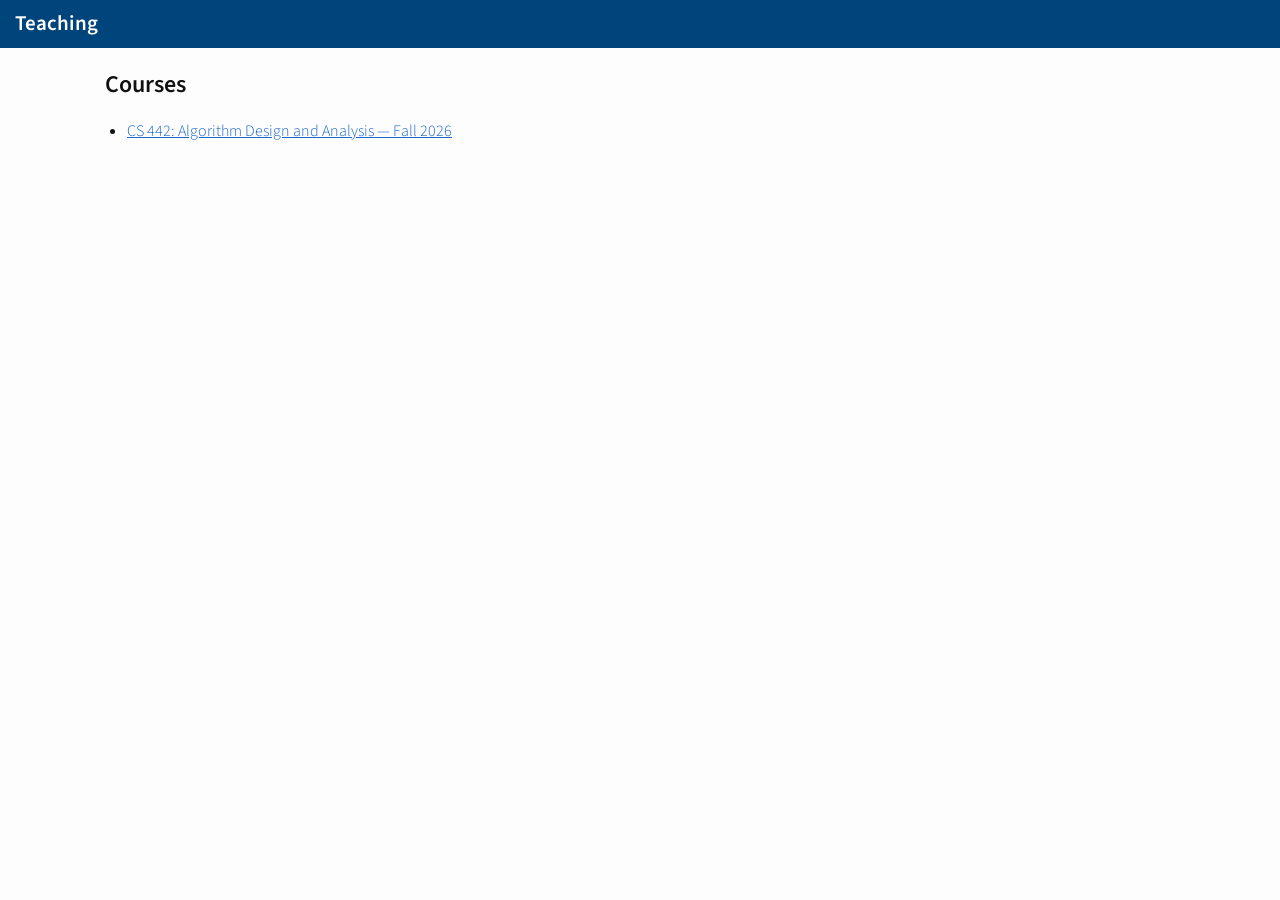
<file: index.html>
<!DOCTYPE html>
<html lang="en">

<head>
    <meta charset="utf-8">
    <meta name="viewport" content="width=device-width, initial-scale=1">
    <title>Teaching</title>
    <link rel="stylesheet" href="https://fonts.googleapis.com/css?family=Source+Sans+Pro:400,400italic,600">
    <link rel="stylesheet" href="site/css/main.css">
</head>

<body>

<nav id="top-nav">
    <a class="navbar-brand" href="./"><h1>Teaching</h1></a>
</nav>

<main class="container">
    <h2>Courses</h2>
    <ul>
        <li><a href="cs442-au2026/">CS 442: Algorithm Design and Analysis &mdash; Fall 2026</a></li>
    </ul>
</main>
</body>

</html>
</file>
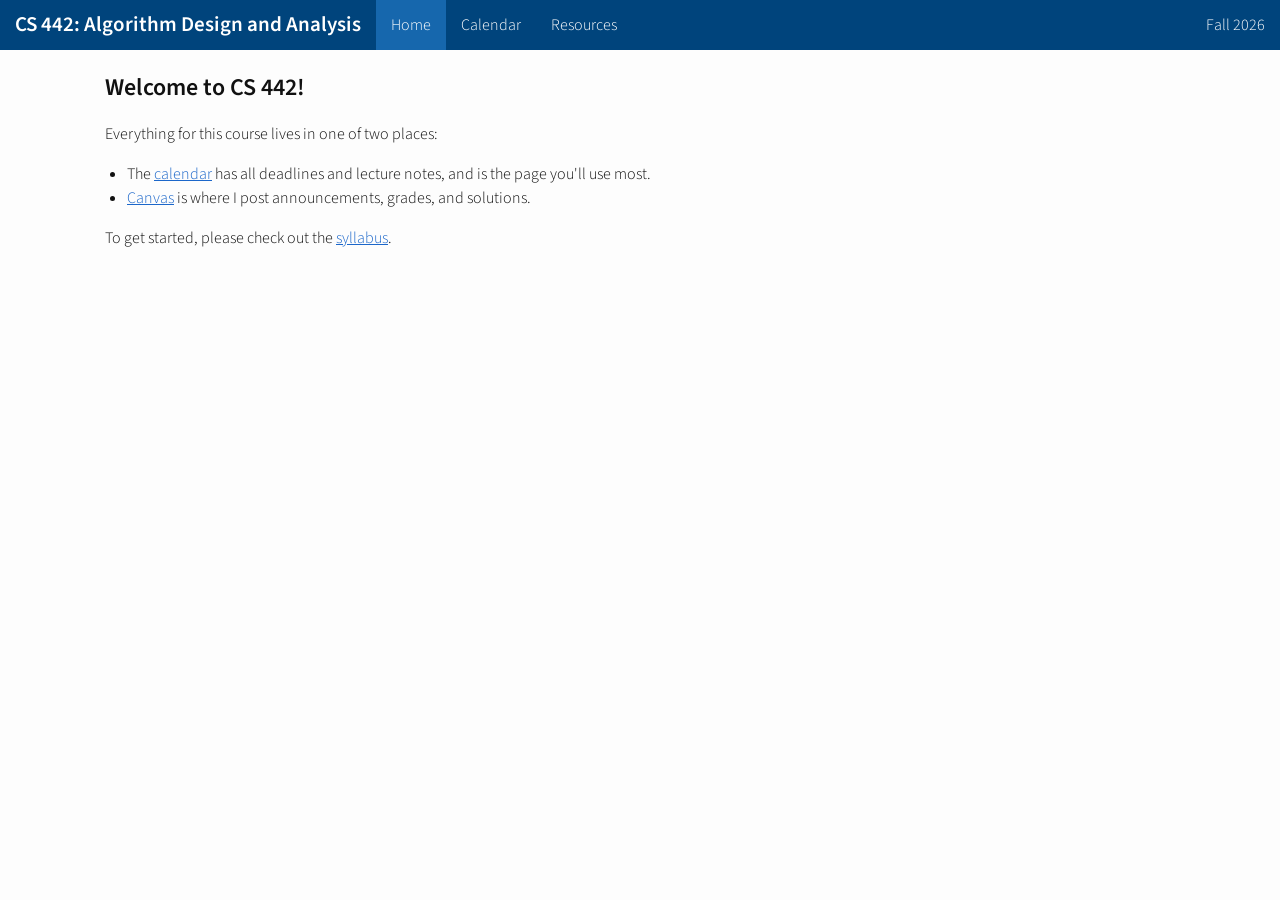
<file: cs442-au2026/index.html>
<!DOCTYPE html>
<html lang="en">

<head>
    <meta charset="utf-8">
    <meta name="viewport" content="width=device-width, initial-scale=1">
    <title>CS 442 &middot; Home</title>
    <link rel="stylesheet" href="https://fonts.googleapis.com/css?family=Source+Sans+Pro:400,400italic,600">
    <link rel="stylesheet" href="../site/css/main.css">
</head>

<body>

<script src="nav.js" data-base="." data-tab="home"></script>

<main class="container">
    <h2>Welcome to CS 442!</h2>
    <p>Everything for this course lives in one of two places:</p>

    <ul>
        <li>The <a href="calendar/">calendar</a> has all deadlines and lecture
            notes, and is the page you'll use most.</li>
        <li><a href="https://edmonds.instructure.com/courses/2761107">Canvas</a>
            is where I post announcements, grades, and solutions.</li>
    </ul>

    <p>To get started, please check out the
       <a href="assets/syllabus.pdf">syllabus</a>.</p>
</main>

</body>

</html>
</file>
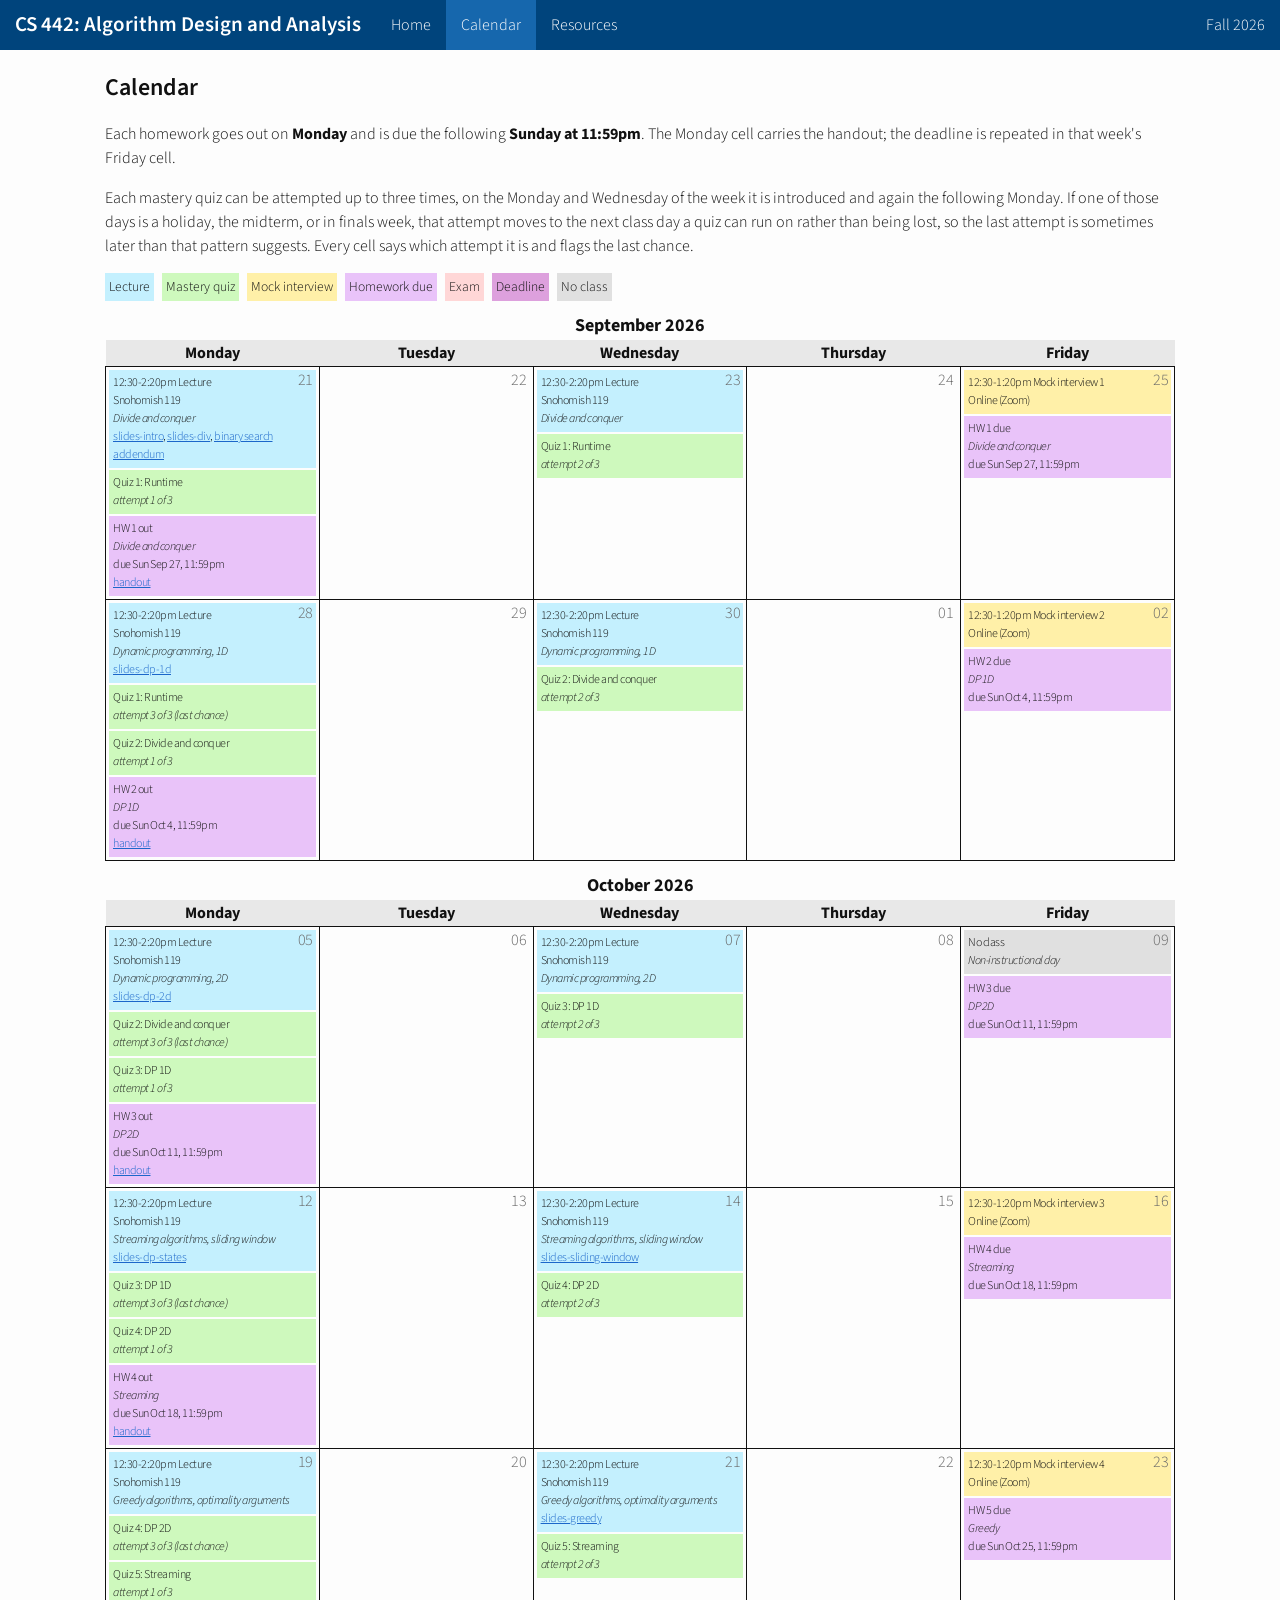
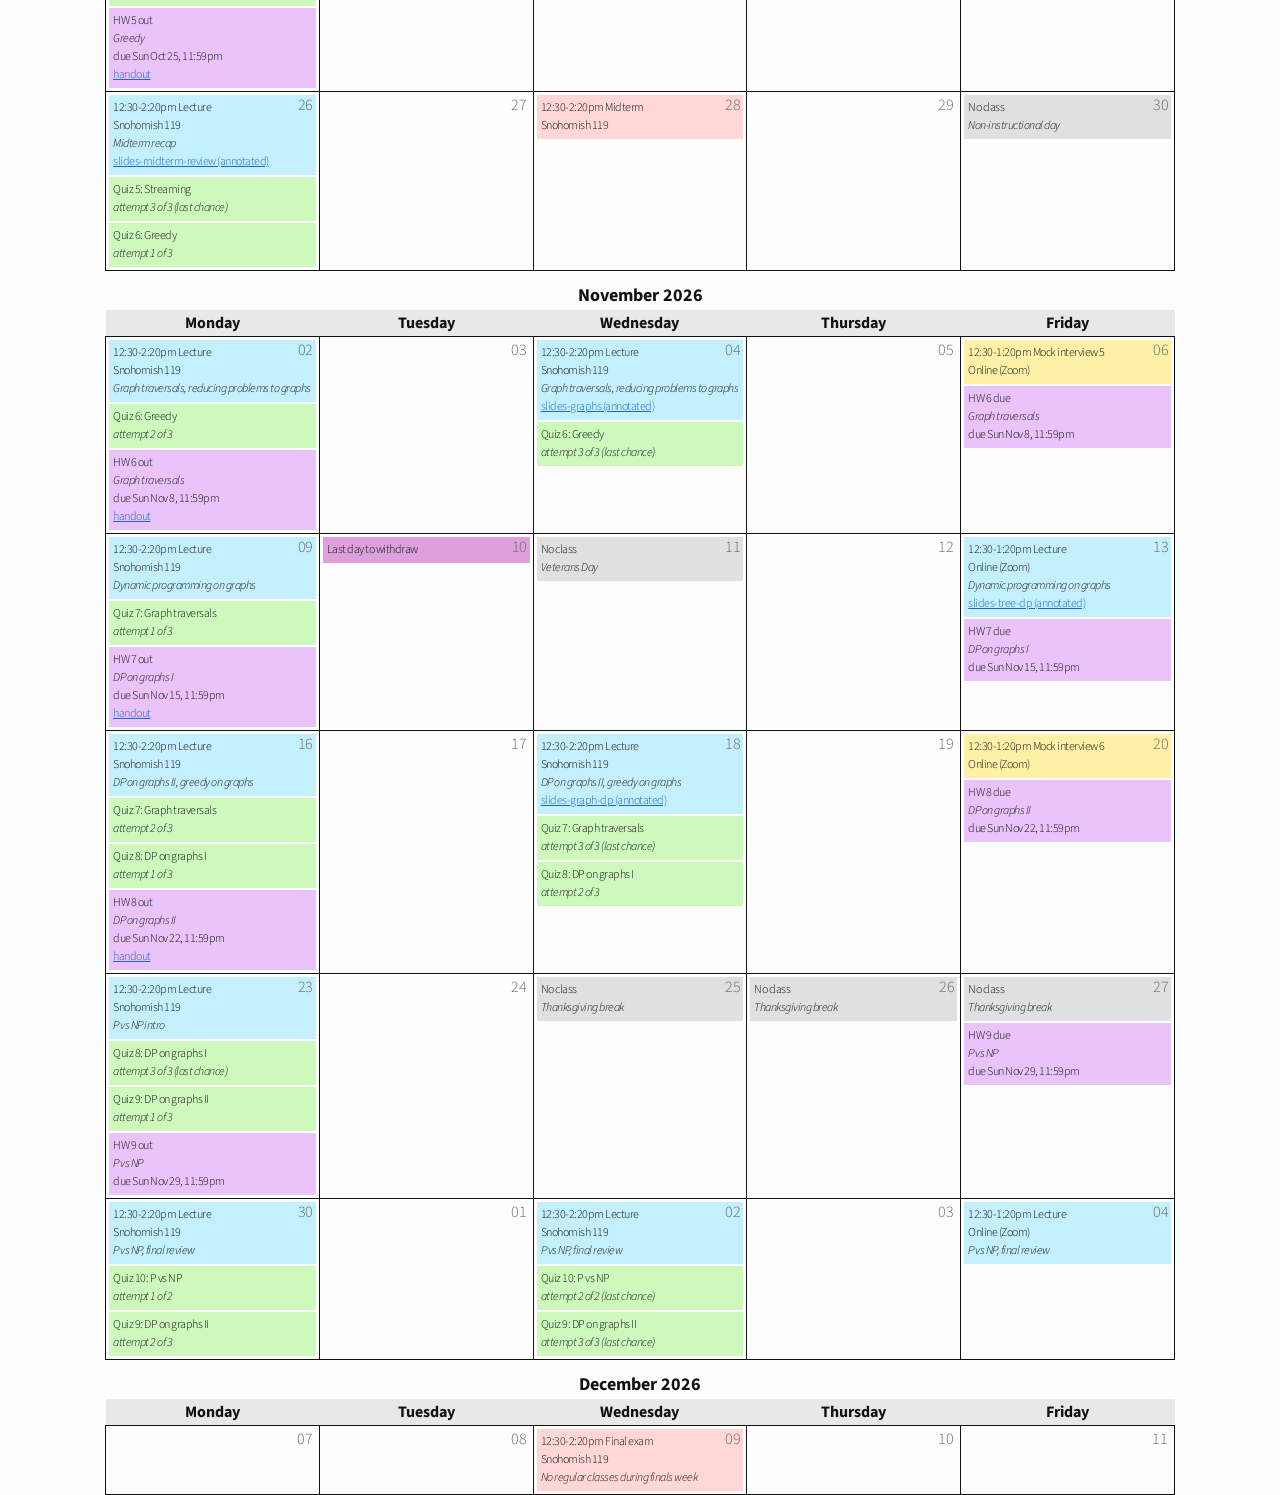
<file: cs442-au2026/calendar/index.html>
<!DOCTYPE html>
<html lang="en">

<head>
    <meta charset="utf-8">
    <meta name="viewport" content="width=device-width, initial-scale=1">
    <title>CS 442 &middot; Calendar</title>
    <link rel="stylesheet" href="https://fonts.googleapis.com/css?family=Source+Sans+Pro:400,400italic,600">
    <link rel="stylesheet" href="../../site/css/main.css">
    <link rel="stylesheet" href="../../site/css/calendar.css">
</head>

<body>

<script src="../nav.js" data-base=".." data-tab="calendar"></script>

<main class="container">
    <!-- GENERATED BY generate.py from schedule.py - do not edit by hand. -->
    <h2>Calendar</h2>

    <p>Each homework goes out on <strong>Monday</strong> and is due the
       following <strong>Sunday at 11:59pm</strong>. The Monday cell carries the
       handout; the deadline is repeated in that week's Friday cell.</p>

    <p>Each mastery quiz can be attempted up to three times, on the Monday and
       Wednesday of the week it is introduced and again the following Monday. If
       one of those days is a holiday, the midterm, or in finals week, that
       attempt moves to the next class day a quiz can run on rather than being
       lost, so the last attempt is sometimes later than that pattern suggests.
       Every cell says which attempt it is and flags the last chance.</p>

    <ul class="cal-legend">
        <li><div class="lecture">Lecture</div></li>
        <li><div class="quiz">Mastery quiz</div></li>
        <li><div class="mock">Mock interview</div></li>
        <li><div class="hw">Homework due</div></li>
        <li><div class="exam">Exam</div></li>
        <li><div class="other">Deadline</div></li>
        <li><div class="holiday">No class</div></li>
    </ul>

<table class="monthtable">
    <thead>
        <tr><th colspan="5" class="month-header" scope="colgroup">September 2026</th></tr>
        <tr>
            <th class="day-header" scope="col">Monday</th>
            <th class="day-header" scope="col">Tuesday</th>
            <th class="day-header" scope="col">Wednesday</th>
            <th class="day-header" scope="col">Thursday</th>
            <th class="day-header" scope="col">Friday</th>
        </tr>
    </thead>
    <tbody>
        <tr>
<td class="eventtd" id="2026-09-21" aria-label="Monday September 21"><span class="datespan" aria-hidden="true">21</span>
<div class="lecture" aria-label="lecture">12:30-2:20pm <span class="summary">Lecture</span><br><span class="location">Snohomish 119</span><br><span class="description">Divide and conquer</span><br><span class="materials"><a href="../assets/slides-intro.pdf">slides-intro</a>, <a href="../assets/slides-div-conq.pdf">slides-div</a>, <a href="../assets/binary-search-addendum.pdf">binary search addendum</a></span></div>
<div class="quiz" aria-label="quiz"><span class="summary">Quiz 1: Runtime</span><br><span class="description">attempt 1 of 3</span></div>
<div class="hw" aria-label="hw"><span class="summary">HW 1 out</span><br><span class="description">Divide and conquer</span><br>due Sun Sep 27, 11:59pm<br><span class="materials"><a href="../assets/hw1-div.pdf">handout</a></span></div>
</td>
<td class="noevent" id="2026-09-22" aria-label="Tuesday September 22, no events"><span class="datespan" aria-hidden="true">22</span></td>
<td class="eventtd" id="2026-09-23" aria-label="Wednesday September 23"><span class="datespan" aria-hidden="true">23</span>
<div class="lecture" aria-label="lecture">12:30-2:20pm <span class="summary">Lecture</span><br><span class="location">Snohomish 119</span><br><span class="description">Divide and conquer</span></div>
<div class="quiz" aria-label="quiz"><span class="summary">Quiz 1: Runtime</span><br><span class="description">attempt 2 of 3</span></div>
</td>
<td class="noevent" id="2026-09-24" aria-label="Thursday September 24, no events"><span class="datespan" aria-hidden="true">24</span></td>
<td class="eventtd" id="2026-09-25" aria-label="Friday September 25"><span class="datespan" aria-hidden="true">25</span>
<div class="mock" aria-label="mock">12:30-1:20pm <span class="summary">Mock interview 1</span><br><span class="location">Online (Zoom)</span></div>
<div class="hw" aria-label="hw"><span class="summary">HW 1 due</span><br><span class="description">Divide and conquer</span><br>due Sun Sep 27, 11:59pm</div>
</td>
        </tr>
        <tr>
<td class="eventtd" id="2026-09-28" aria-label="Monday September 28"><span class="datespan" aria-hidden="true">28</span>
<div class="lecture" aria-label="lecture">12:30-2:20pm <span class="summary">Lecture</span><br><span class="location">Snohomish 119</span><br><span class="description">Dynamic programming, 1D</span><br><span class="materials"><a href="../assets/slides-dp-1d.pdf">slides-dp-1d</a></span></div>
<div class="quiz" aria-label="quiz"><span class="summary">Quiz 1: Runtime</span><br><span class="description">attempt 3 of 3 (last chance)</span></div>
<div class="quiz" aria-label="quiz"><span class="summary">Quiz 2: Divide and conquer</span><br><span class="description">attempt 1 of 3</span></div>
<div class="hw" aria-label="hw"><span class="summary">HW 2 out</span><br><span class="description">DP 1D</span><br>due Sun Oct 4, 11:59pm<br><span class="materials"><a href="../assets/hw2-dp-1d.pdf">handout</a></span></div>
</td>
<td class="noevent" id="2026-09-29" aria-label="Tuesday September 29, no events"><span class="datespan" aria-hidden="true">29</span></td>
<td class="eventtd" id="2026-09-30" aria-label="Wednesday September 30"><span class="datespan" aria-hidden="true">30</span>
<div class="lecture" aria-label="lecture">12:30-2:20pm <span class="summary">Lecture</span><br><span class="location">Snohomish 119</span><br><span class="description">Dynamic programming, 1D</span></div>
<div class="quiz" aria-label="quiz"><span class="summary">Quiz 2: Divide and conquer</span><br><span class="description">attempt 2 of 3</span></div>
</td>
<td class="noevent" id="2026-10-01" aria-label="Thursday October 1, no events"><span class="datespan" aria-hidden="true">01</span></td>
<td class="eventtd" id="2026-10-02" aria-label="Friday October 2"><span class="datespan" aria-hidden="true">02</span>
<div class="mock" aria-label="mock">12:30-1:20pm <span class="summary">Mock interview 2</span><br><span class="location">Online (Zoom)</span></div>
<div class="hw" aria-label="hw"><span class="summary">HW 2 due</span><br><span class="description">DP 1D</span><br>due Sun Oct 4, 11:59pm</div>
</td>
        </tr>
    </tbody>
</table>
<table class="monthtable">
    <thead>
        <tr><th colspan="5" class="month-header" scope="colgroup">October 2026</th></tr>
        <tr>
            <th class="day-header" scope="col">Monday</th>
            <th class="day-header" scope="col">Tuesday</th>
            <th class="day-header" scope="col">Wednesday</th>
            <th class="day-header" scope="col">Thursday</th>
            <th class="day-header" scope="col">Friday</th>
        </tr>
    </thead>
    <tbody>
        <tr>
<td class="eventtd" id="2026-10-05" aria-label="Monday October 5"><span class="datespan" aria-hidden="true">05</span>
<div class="lecture" aria-label="lecture">12:30-2:20pm <span class="summary">Lecture</span><br><span class="location">Snohomish 119</span><br><span class="description">Dynamic programming, 2D</span><br><span class="materials"><a href="../assets/slides-dp-2d.pdf">slides-dp-2d</a></span></div>
<div class="quiz" aria-label="quiz"><span class="summary">Quiz 2: Divide and conquer</span><br><span class="description">attempt 3 of 3 (last chance)</span></div>
<div class="quiz" aria-label="quiz"><span class="summary">Quiz 3: DP 1D</span><br><span class="description">attempt 1 of 3</span></div>
<div class="hw" aria-label="hw"><span class="summary">HW 3 out</span><br><span class="description">DP 2D</span><br>due Sun Oct 11, 11:59pm<br><span class="materials"><a href="../assets/hw3-dp-2d.pdf">handout</a></span></div>
</td>
<td class="noevent" id="2026-10-06" aria-label="Tuesday October 6, no events"><span class="datespan" aria-hidden="true">06</span></td>
<td class="eventtd" id="2026-10-07" aria-label="Wednesday October 7"><span class="datespan" aria-hidden="true">07</span>
<div class="lecture" aria-label="lecture">12:30-2:20pm <span class="summary">Lecture</span><br><span class="location">Snohomish 119</span><br><span class="description">Dynamic programming, 2D</span></div>
<div class="quiz" aria-label="quiz"><span class="summary">Quiz 3: DP 1D</span><br><span class="description">attempt 2 of 3</span></div>
</td>
<td class="noevent" id="2026-10-08" aria-label="Thursday October 8, no events"><span class="datespan" aria-hidden="true">08</span></td>
<td class="eventtd" id="2026-10-09" aria-label="Friday October 9"><span class="datespan" aria-hidden="true">09</span>
<div class="holiday" aria-label="holiday"><span class="summary">No class</span><br><span class="description">Non-instructional day</span></div>
<div class="hw" aria-label="hw"><span class="summary">HW 3 due</span><br><span class="description">DP 2D</span><br>due Sun Oct 11, 11:59pm</div>
</td>
        </tr>
        <tr>
<td class="eventtd" id="2026-10-12" aria-label="Monday October 12"><span class="datespan" aria-hidden="true">12</span>
<div class="lecture" aria-label="lecture">12:30-2:20pm <span class="summary">Lecture</span><br><span class="location">Snohomish 119</span><br><span class="description">Streaming algorithms, sliding window</span><br><span class="materials"><a href="../assets/slides-dp-states.pdf">slides-dp-states</a></span></div>
<div class="quiz" aria-label="quiz"><span class="summary">Quiz 3: DP 1D</span><br><span class="description">attempt 3 of 3 (last chance)</span></div>
<div class="quiz" aria-label="quiz"><span class="summary">Quiz 4: DP 2D</span><br><span class="description">attempt 1 of 3</span></div>
<div class="hw" aria-label="hw"><span class="summary">HW 4 out</span><br><span class="description">Streaming</span><br>due Sun Oct 18, 11:59pm<br><span class="materials"><a href="../assets/hw4-dp-states-sliding.pdf">handout</a></span></div>
</td>
<td class="noevent" id="2026-10-13" aria-label="Tuesday October 13, no events"><span class="datespan" aria-hidden="true">13</span></td>
<td class="eventtd" id="2026-10-14" aria-label="Wednesday October 14"><span class="datespan" aria-hidden="true">14</span>
<div class="lecture" aria-label="lecture">12:30-2:20pm <span class="summary">Lecture</span><br><span class="location">Snohomish 119</span><br><span class="description">Streaming algorithms, sliding window</span><br><span class="materials"><a href="../assets/slides-sliding-window.pdf">slides-sliding-window</a></span></div>
<div class="quiz" aria-label="quiz"><span class="summary">Quiz 4: DP 2D</span><br><span class="description">attempt 2 of 3</span></div>
</td>
<td class="noevent" id="2026-10-15" aria-label="Thursday October 15, no events"><span class="datespan" aria-hidden="true">15</span></td>
<td class="eventtd" id="2026-10-16" aria-label="Friday October 16"><span class="datespan" aria-hidden="true">16</span>
<div class="mock" aria-label="mock">12:30-1:20pm <span class="summary">Mock interview 3</span><br><span class="location">Online (Zoom)</span></div>
<div class="hw" aria-label="hw"><span class="summary">HW 4 due</span><br><span class="description">Streaming</span><br>due Sun Oct 18, 11:59pm</div>
</td>
        </tr>
        <tr>
<td class="eventtd" id="2026-10-19" aria-label="Monday October 19"><span class="datespan" aria-hidden="true">19</span>
<div class="lecture" aria-label="lecture">12:30-2:20pm <span class="summary">Lecture</span><br><span class="location">Snohomish 119</span><br><span class="description">Greedy algorithms, optimality arguments</span></div>
<div class="quiz" aria-label="quiz"><span class="summary">Quiz 4: DP 2D</span><br><span class="description">attempt 3 of 3 (last chance)</span></div>
<div class="quiz" aria-label="quiz"><span class="summary">Quiz 5: Streaming</span><br><span class="description">attempt 1 of 3</span></div>
<div class="hw" aria-label="hw"><span class="summary">HW 5 out</span><br><span class="description">Greedy</span><br>due Sun Oct 25, 11:59pm<br><span class="materials"><a href="../assets/hw5-greedy.pdf">handout</a></span></div>
</td>
<td class="noevent" id="2026-10-20" aria-label="Tuesday October 20, no events"><span class="datespan" aria-hidden="true">20</span></td>
<td class="eventtd" id="2026-10-21" aria-label="Wednesday October 21"><span class="datespan" aria-hidden="true">21</span>
<div class="lecture" aria-label="lecture">12:30-2:20pm <span class="summary">Lecture</span><br><span class="location">Snohomish 119</span><br><span class="description">Greedy algorithms, optimality arguments</span><br><span class="materials"><a href="../assets/slides-greedy.pdf">slides-greedy</a></span></div>
<div class="quiz" aria-label="quiz"><span class="summary">Quiz 5: Streaming</span><br><span class="description">attempt 2 of 3</span></div>
</td>
<td class="noevent" id="2026-10-22" aria-label="Thursday October 22, no events"><span class="datespan" aria-hidden="true">22</span></td>
<td class="eventtd" id="2026-10-23" aria-label="Friday October 23"><span class="datespan" aria-hidden="true">23</span>
<div class="mock" aria-label="mock">12:30-1:20pm <span class="summary">Mock interview 4</span><br><span class="location">Online (Zoom)</span></div>
<div class="hw" aria-label="hw"><span class="summary">HW 5 due</span><br><span class="description">Greedy</span><br>due Sun Oct 25, 11:59pm</div>
</td>
        </tr>
        <tr>
<td class="eventtd" id="2026-10-26" aria-label="Monday October 26"><span class="datespan" aria-hidden="true">26</span>
<div class="lecture" aria-label="lecture">12:30-2:20pm <span class="summary">Lecture</span><br><span class="location">Snohomish 119</span><br><span class="description">Midterm recap</span><br><span class="materials"><a href="../assets/slides-midterm-review-ink.pdf">slides-midterm-review (annotated)</a></span></div>
<div class="quiz" aria-label="quiz"><span class="summary">Quiz 5: Streaming</span><br><span class="description">attempt 3 of 3 (last chance)</span></div>
<div class="quiz" aria-label="quiz"><span class="summary">Quiz 6: Greedy</span><br><span class="description">attempt 1 of 3</span></div>
</td>
<td class="noevent" id="2026-10-27" aria-label="Tuesday October 27, no events"><span class="datespan" aria-hidden="true">27</span></td>
<td class="eventtd" id="2026-10-28" aria-label="Wednesday October 28"><span class="datespan" aria-hidden="true">28</span>
<div class="exam" aria-label="exam">12:30-2:20pm <span class="summary">Midterm</span><br><span class="location">Snohomish 119</span></div>
</td>
<td class="noevent" id="2026-10-29" aria-label="Thursday October 29, no events"><span class="datespan" aria-hidden="true">29</span></td>
<td class="eventtd" id="2026-10-30" aria-label="Friday October 30"><span class="datespan" aria-hidden="true">30</span>
<div class="holiday" aria-label="holiday"><span class="summary">No class</span><br><span class="description">Non-instructional day</span></div>
</td>
        </tr>
    </tbody>
</table>
<table class="monthtable">
    <thead>
        <tr><th colspan="5" class="month-header" scope="colgroup">November 2026</th></tr>
        <tr>
            <th class="day-header" scope="col">Monday</th>
            <th class="day-header" scope="col">Tuesday</th>
            <th class="day-header" scope="col">Wednesday</th>
            <th class="day-header" scope="col">Thursday</th>
            <th class="day-header" scope="col">Friday</th>
        </tr>
    </thead>
    <tbody>
        <tr>
<td class="eventtd" id="2026-11-02" aria-label="Monday November 2"><span class="datespan" aria-hidden="true">02</span>
<div class="lecture" aria-label="lecture">12:30-2:20pm <span class="summary">Lecture</span><br><span class="location">Snohomish 119</span><br><span class="description">Graph traversals, reducing problems to graphs</span></div>
<div class="quiz" aria-label="quiz"><span class="summary">Quiz 6: Greedy</span><br><span class="description">attempt 2 of 3</span></div>
<div class="hw" aria-label="hw"><span class="summary">HW 6 out</span><br><span class="description">Graph traversals</span><br>due Sun Nov 8, 11:59pm<br><span class="materials"><a href="../assets/hw6-graphs.pdf">handout</a></span></div>
</td>
<td class="noevent" id="2026-11-03" aria-label="Tuesday November 3, no events"><span class="datespan" aria-hidden="true">03</span></td>
<td class="eventtd" id="2026-11-04" aria-label="Wednesday November 4"><span class="datespan" aria-hidden="true">04</span>
<div class="lecture" aria-label="lecture">12:30-2:20pm <span class="summary">Lecture</span><br><span class="location">Snohomish 119</span><br><span class="description">Graph traversals, reducing problems to graphs</span><br><span class="materials"><a href="../assets/slides-graphs-ink.pdf">slides-graphs (annotated)</a></span></div>
<div class="quiz" aria-label="quiz"><span class="summary">Quiz 6: Greedy</span><br><span class="description">attempt 3 of 3 (last chance)</span></div>
</td>
<td class="noevent" id="2026-11-05" aria-label="Thursday November 5, no events"><span class="datespan" aria-hidden="true">05</span></td>
<td class="eventtd" id="2026-11-06" aria-label="Friday November 6"><span class="datespan" aria-hidden="true">06</span>
<div class="mock" aria-label="mock">12:30-1:20pm <span class="summary">Mock interview 5</span><br><span class="location">Online (Zoom)</span></div>
<div class="hw" aria-label="hw"><span class="summary">HW 6 due</span><br><span class="description">Graph traversals</span><br>due Sun Nov 8, 11:59pm</div>
</td>
        </tr>
        <tr>
<td class="eventtd" id="2026-11-09" aria-label="Monday November 9"><span class="datespan" aria-hidden="true">09</span>
<div class="lecture" aria-label="lecture">12:30-2:20pm <span class="summary">Lecture</span><br><span class="location">Snohomish 119</span><br><span class="description">Dynamic programming on graphs</span></div>
<div class="quiz" aria-label="quiz"><span class="summary">Quiz 7: Graph traversals</span><br><span class="description">attempt 1 of 3</span></div>
<div class="hw" aria-label="hw"><span class="summary">HW 7 out</span><br><span class="description">DP on graphs I</span><br>due Sun Nov 15, 11:59pm<br><span class="materials"><a href="../assets/hw7-tree-dp.pdf">handout</a></span></div>
</td>
<td class="eventtd" id="2026-11-10" aria-label="Tuesday November 10"><span class="datespan" aria-hidden="true">10</span>
<div class="other" aria-label="other"><span class="summary">Last day to withdraw</span></div>
</td>
<td class="eventtd" id="2026-11-11" aria-label="Wednesday November 11"><span class="datespan" aria-hidden="true">11</span>
<div class="holiday" aria-label="holiday"><span class="summary">No class</span><br><span class="description">Veterans Day</span></div>
</td>
<td class="noevent" id="2026-11-12" aria-label="Thursday November 12, no events"><span class="datespan" aria-hidden="true">12</span></td>
<td class="eventtd" id="2026-11-13" aria-label="Friday November 13"><span class="datespan" aria-hidden="true">13</span>
<div class="lecture" aria-label="lecture">12:30-1:20pm <span class="summary">Lecture</span><br><span class="location">Online (Zoom)</span><br><span class="description">Dynamic programming on graphs</span><br><span class="materials"><a href="../assets/slides-tree-dp-ink.pdf">slides-tree-dp (annotated)</a></span></div>
<div class="hw" aria-label="hw"><span class="summary">HW 7 due</span><br><span class="description">DP on graphs I</span><br>due Sun Nov 15, 11:59pm</div>
</td>
        </tr>
        <tr>
<td class="eventtd" id="2026-11-16" aria-label="Monday November 16"><span class="datespan" aria-hidden="true">16</span>
<div class="lecture" aria-label="lecture">12:30-2:20pm <span class="summary">Lecture</span><br><span class="location">Snohomish 119</span><br><span class="description">DP on graphs II, greedy on graphs</span></div>
<div class="quiz" aria-label="quiz"><span class="summary">Quiz 7: Graph traversals</span><br><span class="description">attempt 2 of 3</span></div>
<div class="quiz" aria-label="quiz"><span class="summary">Quiz 8: DP on graphs I</span><br><span class="description">attempt 1 of 3</span></div>
<div class="hw" aria-label="hw"><span class="summary">HW 8 out</span><br><span class="description">DP on graphs II</span><br>due Sun Nov 22, 11:59pm<br><span class="materials"><a href="../assets/hw8-graph-dp.pdf">handout</a></span></div>
</td>
<td class="noevent" id="2026-11-17" aria-label="Tuesday November 17, no events"><span class="datespan" aria-hidden="true">17</span></td>
<td class="eventtd" id="2026-11-18" aria-label="Wednesday November 18"><span class="datespan" aria-hidden="true">18</span>
<div class="lecture" aria-label="lecture">12:30-2:20pm <span class="summary">Lecture</span><br><span class="location">Snohomish 119</span><br><span class="description">DP on graphs II, greedy on graphs</span><br><span class="materials"><a href="../assets/slides-graph-dp-ink.pdf">slides-graph-dp (annotated)</a></span></div>
<div class="quiz" aria-label="quiz"><span class="summary">Quiz 7: Graph traversals</span><br><span class="description">attempt 3 of 3 (last chance)</span></div>
<div class="quiz" aria-label="quiz"><span class="summary">Quiz 8: DP on graphs I</span><br><span class="description">attempt 2 of 3</span></div>
</td>
<td class="noevent" id="2026-11-19" aria-label="Thursday November 19, no events"><span class="datespan" aria-hidden="true">19</span></td>
<td class="eventtd" id="2026-11-20" aria-label="Friday November 20"><span class="datespan" aria-hidden="true">20</span>
<div class="mock" aria-label="mock">12:30-1:20pm <span class="summary">Mock interview 6</span><br><span class="location">Online (Zoom)</span></div>
<div class="hw" aria-label="hw"><span class="summary">HW 8 due</span><br><span class="description">DP on graphs II</span><br>due Sun Nov 22, 11:59pm</div>
</td>
        </tr>
        <tr>
<td class="eventtd" id="2026-11-23" aria-label="Monday November 23"><span class="datespan" aria-hidden="true">23</span>
<div class="lecture" aria-label="lecture">12:30-2:20pm <span class="summary">Lecture</span><br><span class="location">Snohomish 119</span><br><span class="description">P vs NP intro</span></div>
<div class="quiz" aria-label="quiz"><span class="summary">Quiz 8: DP on graphs I</span><br><span class="description">attempt 3 of 3 (last chance)</span></div>
<div class="quiz" aria-label="quiz"><span class="summary">Quiz 9: DP on graphs II</span><br><span class="description">attempt 1 of 3</span></div>
<div class="hw" aria-label="hw"><span class="summary">HW 9 out</span><br><span class="description">P vs NP</span><br>due Sun Nov 29, 11:59pm</div>
</td>
<td class="noevent" id="2026-11-24" aria-label="Tuesday November 24, no events"><span class="datespan" aria-hidden="true">24</span></td>
<td class="eventtd" id="2026-11-25" aria-label="Wednesday November 25"><span class="datespan" aria-hidden="true">25</span>
<div class="holiday" aria-label="holiday"><span class="summary">No class</span><br><span class="description">Thanksgiving break</span></div>
</td>
<td class="eventtd" id="2026-11-26" aria-label="Thursday November 26"><span class="datespan" aria-hidden="true">26</span>
<div class="holiday" aria-label="holiday"><span class="summary">No class</span><br><span class="description">Thanksgiving break</span></div>
</td>
<td class="eventtd" id="2026-11-27" aria-label="Friday November 27"><span class="datespan" aria-hidden="true">27</span>
<div class="holiday" aria-label="holiday"><span class="summary">No class</span><br><span class="description">Thanksgiving break</span></div>
<div class="hw" aria-label="hw"><span class="summary">HW 9 due</span><br><span class="description">P vs NP</span><br>due Sun Nov 29, 11:59pm</div>
</td>
        </tr>
        <tr>
<td class="eventtd" id="2026-11-30" aria-label="Monday November 30"><span class="datespan" aria-hidden="true">30</span>
<div class="lecture" aria-label="lecture">12:30-2:20pm <span class="summary">Lecture</span><br><span class="location">Snohomish 119</span><br><span class="description">P vs NP, final review</span></div>
<div class="quiz" aria-label="quiz"><span class="summary">Quiz 10: P vs NP</span><br><span class="description">attempt 1 of 2</span></div>
<div class="quiz" aria-label="quiz"><span class="summary">Quiz 9: DP on graphs II</span><br><span class="description">attempt 2 of 3</span></div>
</td>
<td class="noevent" id="2026-12-01" aria-label="Tuesday December 1, no events"><span class="datespan" aria-hidden="true">01</span></td>
<td class="eventtd" id="2026-12-02" aria-label="Wednesday December 2"><span class="datespan" aria-hidden="true">02</span>
<div class="lecture" aria-label="lecture">12:30-2:20pm <span class="summary">Lecture</span><br><span class="location">Snohomish 119</span><br><span class="description">P vs NP, final review</span></div>
<div class="quiz" aria-label="quiz"><span class="summary">Quiz 10: P vs NP</span><br><span class="description">attempt 2 of 2 (last chance)</span></div>
<div class="quiz" aria-label="quiz"><span class="summary">Quiz 9: DP on graphs II</span><br><span class="description">attempt 3 of 3 (last chance)</span></div>
</td>
<td class="noevent" id="2026-12-03" aria-label="Thursday December 3, no events"><span class="datespan" aria-hidden="true">03</span></td>
<td class="eventtd" id="2026-12-04" aria-label="Friday December 4"><span class="datespan" aria-hidden="true">04</span>
<div class="lecture" aria-label="lecture">12:30-1:20pm <span class="summary">Lecture</span><br><span class="location">Online (Zoom)</span><br><span class="description">P vs NP, final review</span></div>
</td>
        </tr>
    </tbody>
</table>
<table class="monthtable">
    <thead>
        <tr><th colspan="5" class="month-header" scope="colgroup">December 2026</th></tr>
        <tr>
            <th class="day-header" scope="col">Monday</th>
            <th class="day-header" scope="col">Tuesday</th>
            <th class="day-header" scope="col">Wednesday</th>
            <th class="day-header" scope="col">Thursday</th>
            <th class="day-header" scope="col">Friday</th>
        </tr>
    </thead>
    <tbody>
        <tr>
<td class="noevent" id="2026-12-07" aria-label="Monday December 7, no events"><span class="datespan" aria-hidden="true">07</span></td>
<td class="noevent" id="2026-12-08" aria-label="Tuesday December 8, no events"><span class="datespan" aria-hidden="true">08</span></td>
<td class="eventtd" id="2026-12-09" aria-label="Wednesday December 9"><span class="datespan" aria-hidden="true">09</span>
<div class="exam" aria-label="exam">12:30-2:20pm <span class="summary">Final exam</span><br><span class="location">Snohomish 119</span><br><span class="description">No regular classes during finals week</span></div>
</td>
<td class="noevent" id="2026-12-10" aria-label="Thursday December 10, no events"><span class="datespan" aria-hidden="true">10</span></td>
<td class="noevent" id="2026-12-11" aria-label="Friday December 11, no events"><span class="datespan" aria-hidden="true">11</span></td>
        </tr>
    </tbody>
</table>
</main>

</body>

</html>
</file>
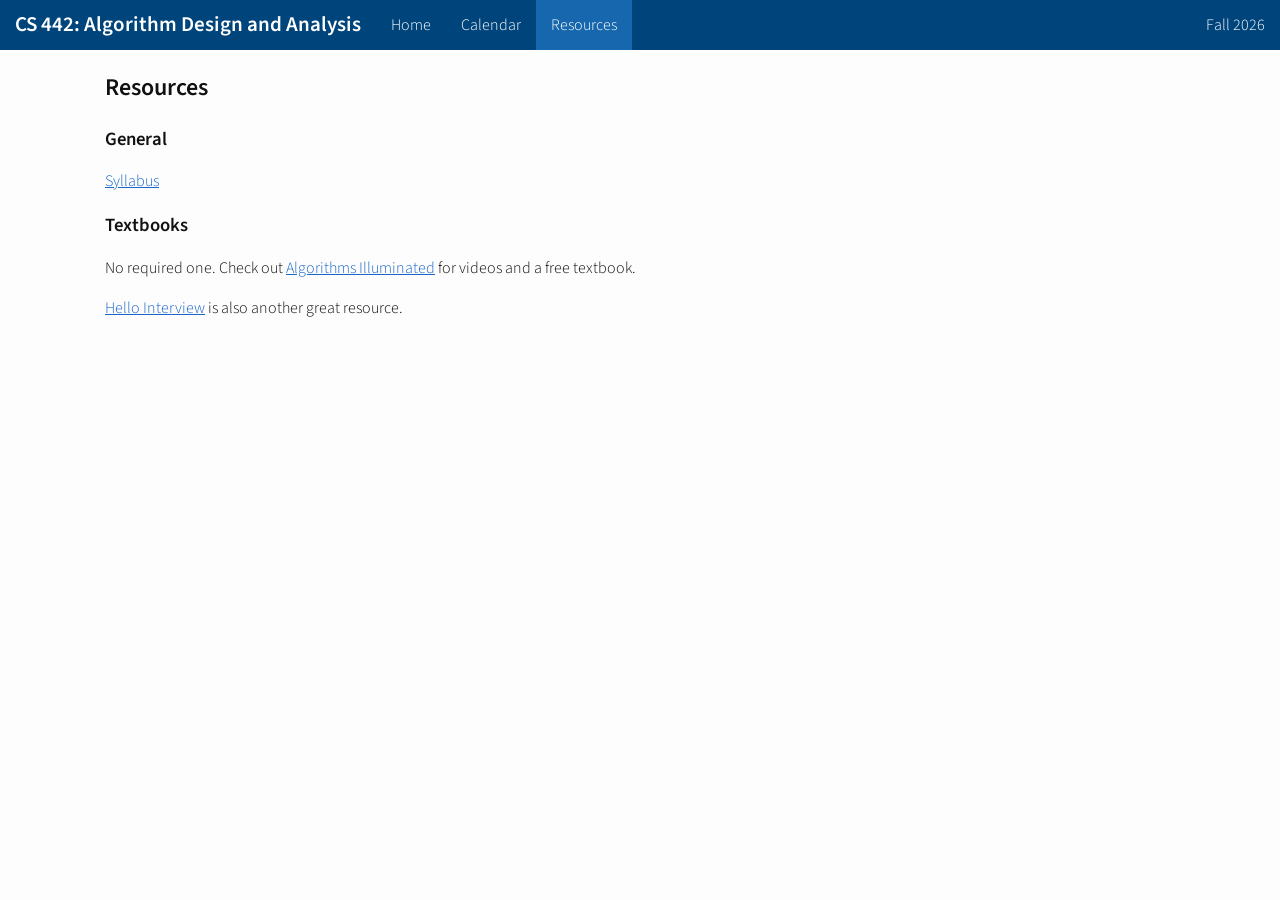
<file: cs442-au2026/resources/index.html>
<!DOCTYPE html>
<html lang="en">

<head>
    <meta charset="utf-8">
    <meta name="viewport" content="width=device-width, initial-scale=1">
    <title>CS 442 &middot; Resources</title>
    <link rel="stylesheet" href="https://fonts.googleapis.com/css?family=Source+Sans+Pro:400,400italic,600">
    <link rel="stylesheet" href="../../site/css/main.css">
</head>

<body>

<script src="../nav.js" data-base=".." data-tab="resources"></script>

<main class="container">
    <h2>Resources</h2>

    <h3>General</h3>
    <p><a href="../assets/syllabus.pdf">Syllabus</a></p>

    <h3>Textbooks</h3>
    <p>No required one. Check out
       <a href="https://www.algorithmsilluminated.org/">Algorithms Illuminated</a>
       for videos and a free textbook.</p>
    
    <p><a href="https://www.hellointerview.com/learn/code">Hello Interview</a>
        is also another great resource.</p>
</main>

</body>

</html>
</file>
<file: site/css/calendar.css>
/*
 * Calendar styling, taken from the UW CSE course website template
 * (see CSE 421, 26sp) so the month grid matches that layout.
 *
 * Only loaded by calendar pages.
 *
 * Usage: each month is one <table class="monthtable"> with Monday-Friday
 * columns. Each day is a <td class="eventtd"> holding a <span class="datespan">
 * for the date number, plus one <div> per event. The event div's class picks
 * its color: lecture, section, lab, exam, hw, oh, holiday, other.
 */

table {
    page-break-inside: avoid;
}

/* Each month in the full html table is a table.monthtable */
table.monthtable {
    table-layout: fixed;
    width: 100%;
    margin-left: auto;
    margin-right: auto;
    border-collapse: collapse;
    margin-top: 10px;
}

table.monthtable td {
    vertical-align: top;
    border-style: solid;
    border-width: 1px;
}

/* The month name box */
.month-header {
    text-align: center;
    font-size: large;
}

/* The day of the week boxes */
.day-header {
    background-color: #e8e8e8;
    width: 100%;
    text-align: center;
}

/* An entry that has something in it */
td.eventtd {
    font-size: 75%;
    letter-spacing: -0.5px;
}

/* An entry not during the quarter */
td.notinquarter {
    background-color: LightGray;
}

/* Highlights today's entry in the calendar */
table.monthtable td.today {
    border-width: 5px;
    border-color: SkyBlue;
}

/* The date label */
span.datespan {
    font-size: medium;
    float: right;
    margin-right: 5px;
    color: DimGray;
}

/* Font styles for the pieces of an individual entry */
span.description {
    font-style: italic;
}

/* Background colors for each entry type */
div.lecture {
    background-color: #c4f0fe;
    padding: 4px;
    margin: 2px;
}

div.section {
    background-color: #cef9bd;
    padding: 4px;
    margin: 2px;
}

div.quiz {
    background-color: #cef9bd;
    padding: 4px;
    margin: 2px;
}

div.mock {
    background-color: #fff0a8;
    padding: 4px;
    margin: 2px;
}

div.lab {
    background-color: Peru;
    padding: 4px;
    margin: 2px;
}

div.exam {
    background-color: #ffd7d7;
    padding: 4px;
    margin: 2px;
}

div.hw {
    background-color: #e9c3f9;
    padding: 4px;
    margin: 2px;
}

div.oh {
    background-color: #fff0a8;
    padding: 4px;
    margin: 2px;
}

div.holiday {
    background-color: #e0e0e0;
    padding: 4px;
    margin: 2px;
}

div.other {
    background-color: Plum;
    padding: 4px;
    margin: 2px;
}

/* Legend shown above the calendar */
.cal-legend {
    display: flex;
    flex-wrap: wrap;
    gap: 8px;
    list-style: none;
    margin: 0 0 10px 0 !important;
    padding: 0;
    font-size: 85%;
}

.cal-legend div {
    margin: 0;
}
</file>
<file: site/css/main.css>
/*
 * Base site styling.
 * Adapted from the UW CSE course website template (see CSE 421, 26sp),
 * with Bootstrap dependencies removed in favor of plain flexbox.
 *
 * To restyle the site for a different course, change --brand below.
 */

:root {
    --brand: #00447c;        /* header bar background */
    --brand-hover: #1667ad;  /* hovered + active tab background */
    --brand-fg: #fff;        /* text color on hovered + active tabs */
    --link: #1c67ca;
}

* {
    box-sizing: border-box;
}

body {
    margin: 0;
    font: 300 16px/1.5 "Source Sans Pro", "Helvetica Neue", Helvetica, Arial, sans-serif;
    color: #111;
    background-color: #fdfdfd;
    -webkit-text-size-adjust: 100%;
    font-feature-settings: "kern" 1;
    font-kerning: normal;
}

/* Maintain vertical rhythm */
h1, h2, h3, h4, h5, h6, p, blockquote, pre, ul, ol, dl, figure {
    margin-bottom: 15px;
}

h1, h2, h3, h4 {
    font-weight: 600;
}

h5, h6 {
    font-weight: 300;
}


/* ---------- Top navigation ---------- */

#top-nav {
    display: flex;
    flex-wrap: wrap;
    align-items: stretch;
    background-color: var(--brand);
}

.navbar-brand {
    display: flex;
    align-items: center;
    padding: 8px 15px;
    color: #fff;
    text-decoration: none;
}

.navbar-brand:hover,
.navbar-brand:visited {
    color: #fff;
    text-decoration: none;
}

.navbar-brand h1 {
    margin: 0;
    font-size: 21px;
    color: #fff;
}

.navbar-nav {
    display: flex;
    flex-wrap: wrap;
    list-style: none;
    margin: 0;
    padding: 0;
}

.navbar-nav > li > a {
    display: block;
    padding: 13px 15px;
    color: #fff;
    text-decoration: none;
}

.navbar-nav > li > a:visited {
    color: #fff;
}

.navbar-nav > li > a:hover,
.navbar-nav > li > a.active {
    background-color: var(--brand-hover);
    color: var(--brand-fg);
}

#course-quarter {
    margin-left: auto;
    display: flex;
    align-items: center;
    padding: 13px 15px;
    color: #fff;
}


/* ---------- Main content ---------- */

main {
    margin-top: 15px;
}

.container {
    max-width: 1100px;
    margin: 0 auto;
    padding: 0 15px;
}

img {
    max-width: 100%;
    vertical-align: middle;
}

/* Browser default is ~40px of padding; the extra margin the UW template adds on
   top of that pushes list text uncomfortably far right. Use a single modest
   indent instead. */
main ul, main ol {
    margin-left: 0;
    padding-left: 22px;
}

li > ul, li > ol {
    margin-bottom: 0;
}

main a, #footer a {
    color: var(--link);
    text-decoration: underline;
}

a:visited {
    color: #1756a9;
}

blockquote {
    color: #828282;
    border-left: 4px solid #e8e8e8;
    padding-left: 15px;
    font-size: 18px;
    font-style: italic;
}

pre, code {
    font-family: "Inconsolata", monospace;
    font-size: 100%;
    background-color: #f7f7f9;
}

code {
    padding: 1px 5px;
}

pre {
    padding: 8px 12px;
    overflow-x: auto;
}

/* Placeholder marker for pages that aren't written yet. */
.todo {
    background-color: #fff0a8;
    border: 1px solid #e0d080;
    padding: 10px 15px;
    font-weight: 600;
}


/* ---------- Footer ---------- */

.site-footer {
    border-top: 1px solid #e8e8e8;
    max-width: 1100px;
    margin: 40px auto 50px auto;
    padding: 10px 15px;
    color: #828282;
    font-size: 14px;
}
</file>
